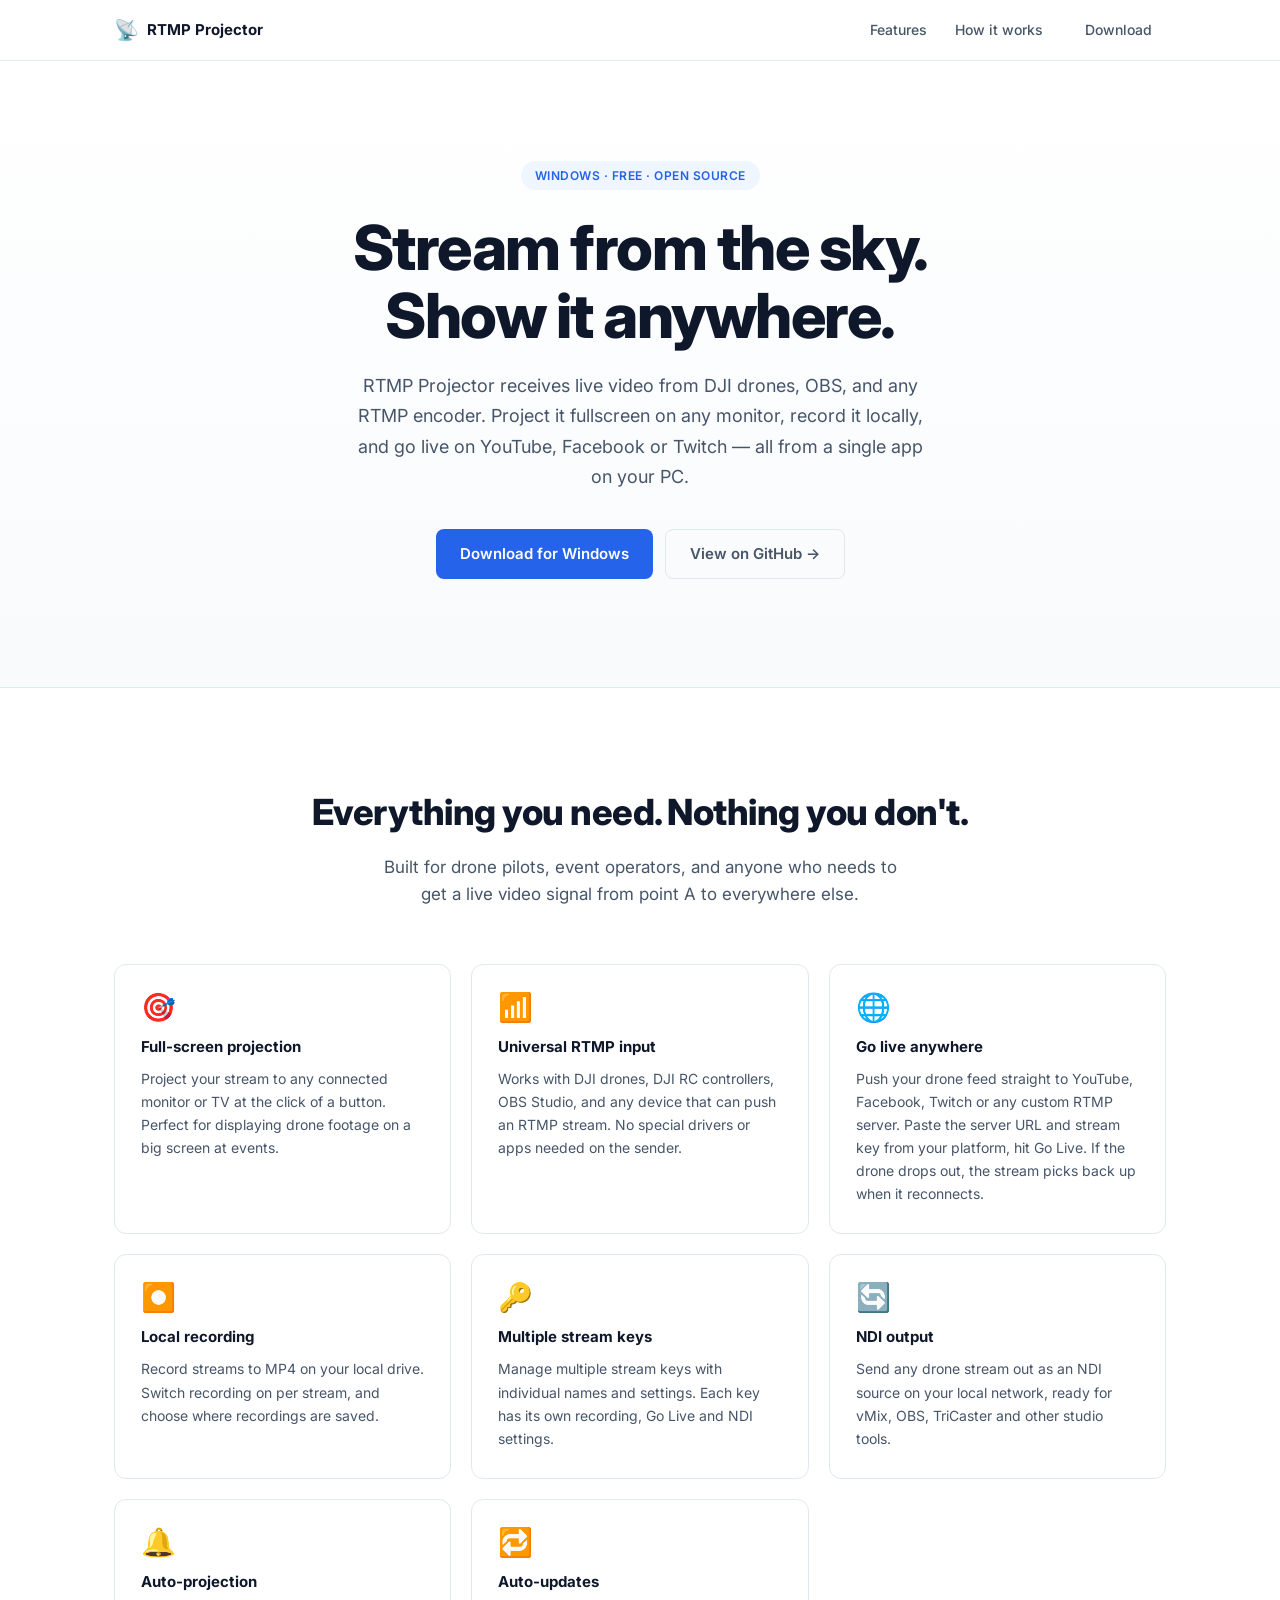
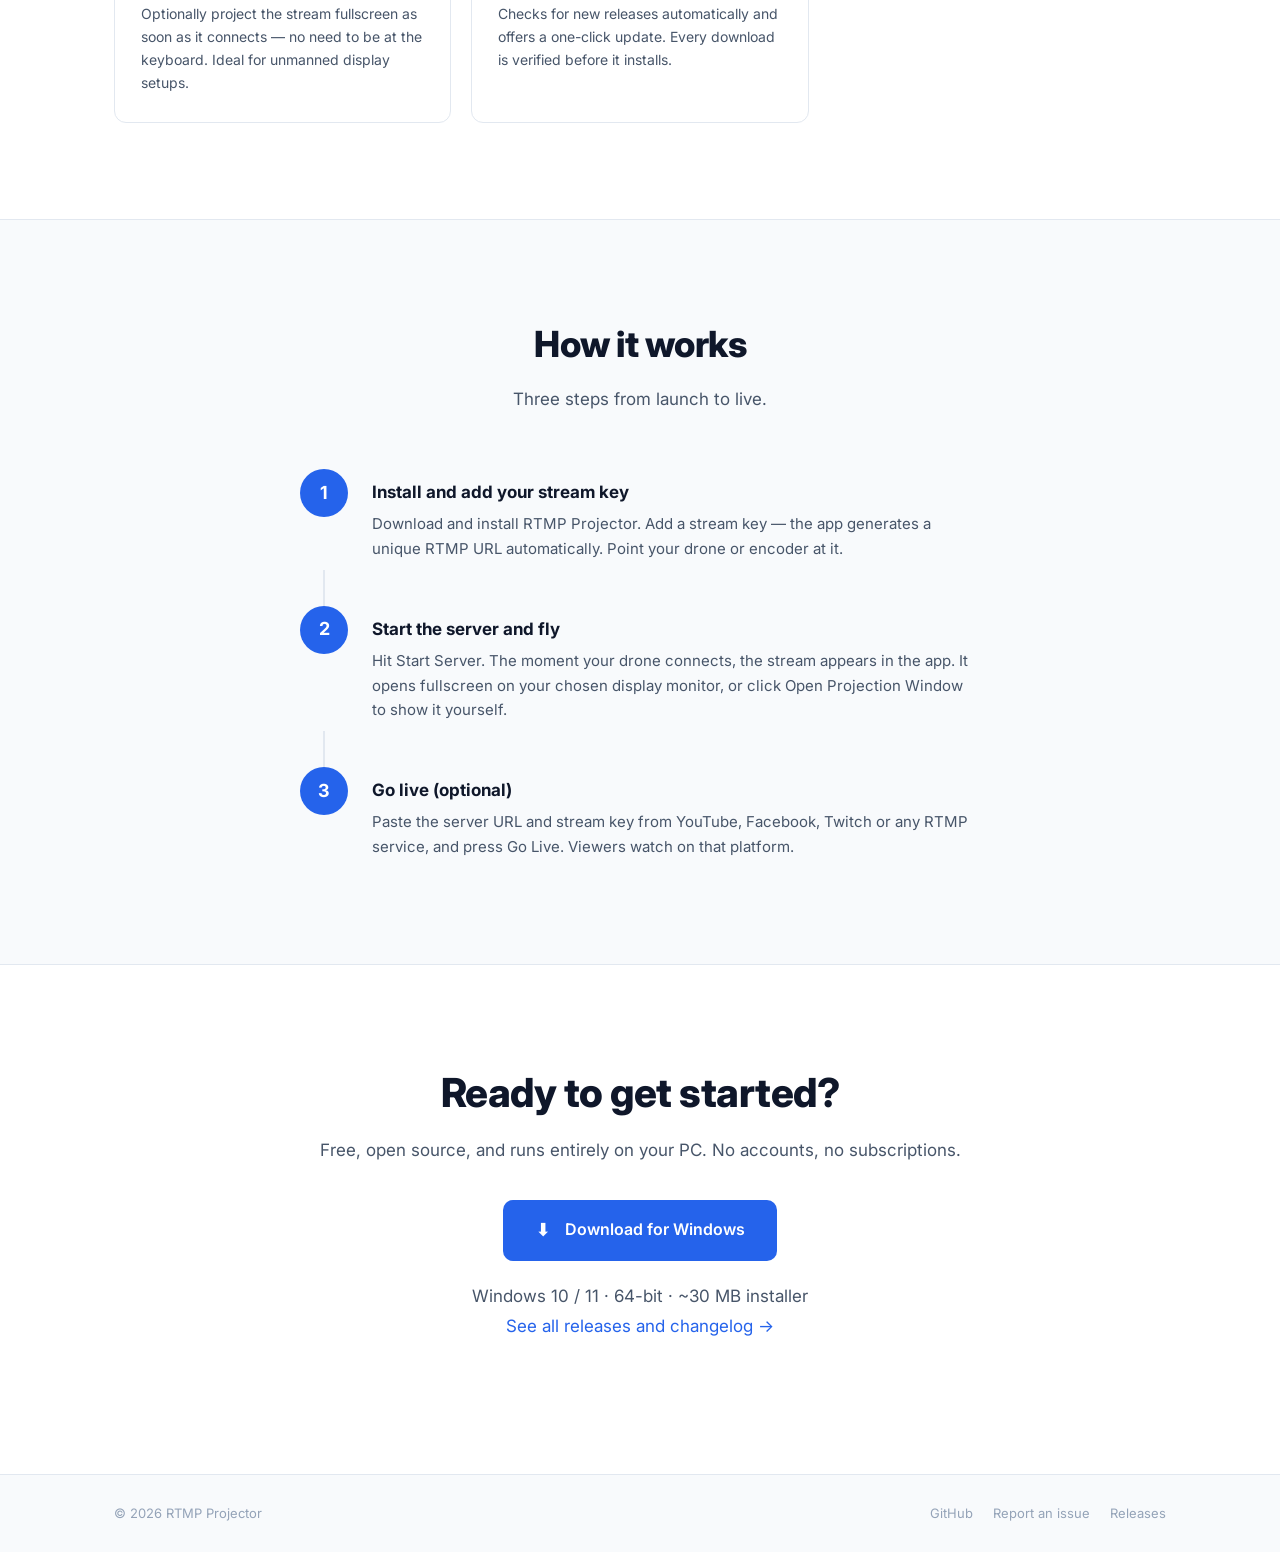
<file: index.html>
<!DOCTYPE html>
<html lang="en">
<head>
  <meta charset="UTF-8">
  <meta name="viewport" content="width=device-width, initial-scale=1.0">
  <meta name="description" content="RTMP Projector — receive drone and camera streams on your PC, project them to any monitor, record locally, and go live on YouTube, Facebook or Twitch.">
  <title>RTMP Projector</title>
  <link rel="preconnect" href="https://fonts.googleapis.com">
  <link rel="preconnect" href="https://fonts.gstatic.com" crossorigin>
  <link href="https://fonts.googleapis.com/css2?family=Inter:wght@400;500;600;700;800&display=swap" rel="stylesheet">
  <link rel="stylesheet" href="style.css">
</head>
<body>

  <!-- Nav -->
  <header class="nav">
    <div class="container nav-inner">
      <a href="#" class="logo">
        <span class="logo-icon">📡</span>
        <span class="logo-text">RTMP Projector</span>
      </a>
      <nav class="nav-links">
        <a href="#features">Features</a>
        <a href="#how-it-works">How it works</a>
        <a href="#download" class="btn btn-sm">Download</a>
      </nav>
    </div>
  </header>

  <!-- Hero -->
  <section class="hero">
    <div class="container hero-inner">
      <div class="badge">Windows · Free · Open Source</div>
      <h1>Stream from the sky.<br>Show it anywhere.</h1>
      <p class="hero-sub">RTMP Projector receives live video from DJI drones, OBS, and any RTMP encoder. Project it fullscreen on any monitor, record it locally, and go live on YouTube, Facebook or Twitch — all from a single app on your PC.</p>
      <div class="hero-actions">
        <a href="#download" class="btn btn-primary btn-lg" id="hero-download-btn">
          Download for Windows
        </a>
        <a href="https://github.com/bobchomp/rtmp" target="_blank" rel="noopener" class="btn btn-ghost btn-lg">
          View on GitHub →
        </a>
      </div>
      <p class="hero-note" id="hero-version">Fetching latest version…</p>
    </div>
  </section>

  <!-- Features -->
  <section class="features" id="features">
    <div class="container">
      <h2 class="section-title">Everything you need. Nothing you don't.</h2>
      <p class="section-sub">Built for drone pilots, event operators, and anyone who needs to get a live video signal from point A to everywhere else.</p>

      <div class="feature-grid">

        <div class="feature-card">
          <div class="feature-icon">🎯</div>
          <h3>Full-screen projection</h3>
          <p>Project your stream to any connected monitor or TV at the click of a button. Perfect for displaying drone footage on a big screen at events.</p>
        </div>

        <div class="feature-card">
          <div class="feature-icon">📶</div>
          <h3>Universal RTMP input</h3>
          <p>Works with DJI drones, DJI RC controllers, OBS Studio, and any device that can push an RTMP stream. No special drivers or apps needed on the sender.</p>
        </div>

        <div class="feature-card">
          <div class="feature-icon">🌐</div>
          <h3>Go live anywhere</h3>
          <p>Push your drone feed straight to YouTube, Facebook, Twitch or any custom RTMP server. Paste the server URL and stream key from your platform, hit Go Live. If the drone drops out, the stream picks back up when it reconnects.</p>
        </div>

        <div class="feature-card">
          <div class="feature-icon">⏺️</div>
          <h3>Local recording</h3>
          <p>Record streams to MP4 on your local drive. Switch recording on per stream, and choose where recordings are saved.</p>
        </div>

        <div class="feature-card">
          <div class="feature-icon">🔑</div>
          <h3>Multiple stream keys</h3>
          <p>Manage multiple stream keys with individual names and settings. Each key has its own recording, Go Live and NDI settings.</p>
        </div>

        <div class="feature-card">
          <div class="feature-icon">🔄</div>
          <h3>NDI output</h3>
          <p>Send any drone stream out as an NDI source on your local network, ready for vMix, OBS, TriCaster and other studio tools.</p>
        </div>

        <div class="feature-card">
          <div class="feature-icon">🔔</div>
          <h3>Auto-projection</h3>
          <p>Optionally project the stream fullscreen as soon as it connects — no need to be at the keyboard. Ideal for unmanned display setups.</p>
        </div>

        <div class="feature-card">
          <div class="feature-icon">🔁</div>
          <h3>Auto-updates</h3>
          <p>Checks for new releases automatically and offers a one-click update. Every download is verified before it installs.</p>
        </div>

      </div>
    </div>
  </section>

  <!-- How it works -->
  <section class="how" id="how-it-works">
    <div class="container">
      <h2 class="section-title">How it works</h2>
      <p class="section-sub">Three steps from launch to live.</p>

      <div class="steps">
        <div class="step">
          <div class="step-number">1</div>
          <div class="step-body">
            <h3>Install and add your stream key</h3>
            <p>Download and install RTMP Projector. Add a stream key — the app generates a unique RTMP URL automatically. Point your drone or encoder at it.</p>
          </div>
        </div>
        <div class="step-connector"></div>
        <div class="step">
          <div class="step-number">2</div>
          <div class="step-body">
            <h3>Start the server and fly</h3>
            <p>Hit Start Server. The moment your drone connects, the stream appears in the app. It opens fullscreen on your chosen display monitor, or click Open Projection Window to show it yourself.</p>
          </div>
        </div>
        <div class="step-connector"></div>
        <div class="step">
          <div class="step-number">3</div>
          <div class="step-body">
            <h3>Go live (optional)</h3>
            <p>Paste the server URL and stream key from YouTube, Facebook, Twitch or any RTMP service, and press Go Live. Viewers watch on that platform.</p>
          </div>
        </div>
      </div>
    </div>
  </section>

  <!-- Download -->
  <section class="download-section" id="download">
    <div class="container download-inner">
      <h2>Ready to get started?</h2>
      <p>Free, open source, and runs entirely on your PC. No accounts, no subscriptions.</p>
      <a href="#" class="btn btn-primary btn-xl" id="download-btn">
        <span class="btn-icon">⬇</span>
        <span>
          <span id="dl-label">Download for Windows</span>
          <small id="dl-version"></small>
        </span>
      </a>
      <p class="download-note">Windows 10 / 11 · 64-bit · ~30 MB installer<br>
        <a href="https://github.com/bobchomp/rtmp/releases" target="_blank" rel="noopener">See all releases and changelog →</a>
      </p>
    </div>
  </section>

  <!-- Footer -->
  <footer class="footer">
    <div class="container footer-inner">
      <span>© 2026 RTMP Projector</span>
      <div class="footer-links">
        <a href="https://github.com/bobchomp/rtmp" target="_blank" rel="noopener">GitHub</a>
        <a href="https://github.com/bobchomp/rtmp/issues" target="_blank" rel="noopener">Report an issue</a>
        <a href="https://github.com/bobchomp/rtmp/releases" target="_blank" rel="noopener">Releases</a>
      </div>
    </div>
  </footer>

  <script src="app.js"></script>
</body>
</html>
</file>
<file: style.css>
*, *::before, *::after { margin: 0; padding: 0; box-sizing: border-box; }

:root {
  --text-primary:   #0f172a;
  --text-secondary: #475569;
  --text-muted:     #94a3b8;
  --bg:             #ffffff;
  --bg-soft:        #f8fafc;
  --bg-card:        #ffffff;
  --border:         #e2e8f0;
  --accent:         #2563eb;
  --accent-dark:    #1d4ed8;
  --accent-light:   #eff6ff;
  --radius:         12px;
  --shadow-sm:      0 1px 3px rgba(0,0,0,.08), 0 1px 2px rgba(0,0,0,.05);
  --shadow-md:      0 4px 16px rgba(0,0,0,.08), 0 2px 4px rgba(0,0,0,.04);
}

html { scroll-behavior: smooth; }

body {
  font-family: 'Inter', system-ui, -apple-system, sans-serif;
  font-size: 16px;
  line-height: 1.6;
  color: var(--text-primary);
  background: var(--bg);
  -webkit-font-smoothing: antialiased;
}

/* ── Layout ────────────────────────────────────────────────────────────────── */

.container {
  max-width: 1100px;
  margin: 0 auto;
  padding: 0 24px;
}

/* ── Nav ───────────────────────────────────────────────────────────────────── */

.nav {
  position: sticky;
  top: 0;
  z-index: 100;
  background: rgba(255,255,255,0.9);
  backdrop-filter: blur(12px);
  border-bottom: 1px solid var(--border);
}

.nav-inner {
  display: flex;
  align-items: center;
  justify-content: space-between;
  height: 60px;
}

.logo {
  display: flex;
  align-items: center;
  gap: 8px;
  text-decoration: none;
  color: var(--text-primary);
  font-weight: 700;
  font-size: 15px;
}

.logo-icon { font-size: 20px; }

.nav-links {
  display: flex;
  align-items: center;
  gap: 28px;
}

.nav-links a {
  text-decoration: none;
  color: var(--text-secondary);
  font-size: 14px;
  font-weight: 500;
  transition: color .15s;
}

.nav-links a:hover { color: var(--text-primary); }

/* ── Buttons ───────────────────────────────────────────────────────────────── */

.btn {
  display: inline-flex;
  align-items: center;
  justify-content: center;
  gap: 8px;
  text-decoration: none;
  font-family: inherit;
  font-weight: 600;
  border-radius: 8px;
  cursor: pointer;
  border: none;
  transition: all .15s;
  white-space: nowrap;
}

.btn-sm  { font-size: 13px; padding: 6px 14px; }
.btn-lg  { font-size: 15px; padding: 12px 24px; }
.btn-xl  { font-size: 16px; padding: 16px 32px; border-radius: 10px; }

.btn-primary {
  background: var(--accent);
  color: #fff;
}
.btn-primary:hover { background: var(--accent-dark); transform: translateY(-1px); box-shadow: 0 4px 12px rgba(37,99,235,.3); }
.btn-primary:active { transform: translateY(0); }

.btn-ghost {
  background: transparent;
  color: var(--text-secondary);
  border: 1px solid var(--border);
}
.btn-ghost:hover { background: var(--bg-soft); color: var(--text-primary); }

.btn-icon { font-size: 18px; }

/* ── Hero ──────────────────────────────────────────────────────────────────── */

.hero {
  padding: 100px 0 88px;
  text-align: center;
  background: linear-gradient(180deg, var(--bg) 0%, var(--bg-soft) 100%);
  border-bottom: 1px solid var(--border);
}

.badge {
  display: inline-block;
  background: var(--accent-light);
  color: var(--accent);
  font-size: 12px;
  font-weight: 600;
  letter-spacing: .5px;
  text-transform: uppercase;
  padding: 5px 14px;
  border-radius: 999px;
  margin-bottom: 24px;
}

.hero h1 {
  font-size: clamp(36px, 6vw, 62px);
  font-weight: 800;
  line-height: 1.1;
  letter-spacing: -1.5px;
  color: var(--text-primary);
  margin-bottom: 20px;
}

.hero-sub {
  font-size: 18px;
  color: var(--text-secondary);
  max-width: 580px;
  margin: 0 auto 36px;
  line-height: 1.7;
}

.hero-actions {
  display: flex;
  gap: 12px;
  justify-content: center;
  flex-wrap: wrap;
  margin-bottom: 20px;
}

.hero-note {
  font-size: 13px;
  color: var(--text-muted);
}

/* ── Features ──────────────────────────────────────────────────────────────── */

.features {
  padding: 96px 0;
}

.section-title {
  font-size: clamp(26px, 4vw, 36px);
  font-weight: 800;
  letter-spacing: -.5px;
  text-align: center;
  margin-bottom: 12px;
}

.section-sub {
  font-size: 17px;
  color: var(--text-secondary);
  text-align: center;
  max-width: 520px;
  margin: 0 auto 56px;
}

.feature-grid {
  display: grid;
  grid-template-columns: repeat(auto-fill, minmax(280px, 1fr));
  gap: 20px;
}

.feature-card {
  background: var(--bg-card);
  border: 1px solid var(--border);
  border-radius: var(--radius);
  padding: 28px 26px;
  transition: box-shadow .2s, transform .2s;
}

.feature-card:hover {
  box-shadow: var(--shadow-md);
  transform: translateY(-2px);
}

.feature-icon {
  font-size: 28px;
  margin-bottom: 14px;
  line-height: 1;
}

.feature-card h3 {
  font-size: 15px;
  font-weight: 700;
  margin-bottom: 8px;
  color: var(--text-primary);
}

.feature-card p {
  font-size: 14px;
  color: var(--text-secondary);
  line-height: 1.65;
}

/* ── How it works ──────────────────────────────────────────────────────────── */

.how {
  padding: 96px 0;
  background: var(--bg-soft);
  border-top: 1px solid var(--border);
  border-bottom: 1px solid var(--border);
}

.steps {
  display: flex;
  flex-direction: column;
  gap: 0;
  max-width: 680px;
  margin: 0 auto;
}

.step {
  display: flex;
  gap: 24px;
  align-items: flex-start;
}

.step-connector {
  width: 2px;
  height: 36px;
  background: var(--border);
  margin-left: 23px;
}

.step-number {
  flex-shrink: 0;
  width: 48px;
  height: 48px;
  background: var(--accent);
  color: #fff;
  border-radius: 50%;
  display: flex;
  align-items: center;
  justify-content: center;
  font-size: 18px;
  font-weight: 700;
}

.step-body {
  padding-top: 10px;
  padding-bottom: 8px;
}

.step-body h3 {
  font-size: 17px;
  font-weight: 700;
  margin-bottom: 6px;
}

.step-body p {
  font-size: 15px;
  color: var(--text-secondary);
  line-height: 1.65;
}

/* ── Download ──────────────────────────────────────────────────────────────── */

.download-section {
  padding: 96px 0;
  text-align: center;
}

.download-inner h2 {
  font-size: clamp(28px, 4vw, 40px);
  font-weight: 800;
  letter-spacing: -.5px;
  margin-bottom: 12px;
}

.download-inner > p {
  font-size: 17px;
  color: var(--text-secondary);
  margin-bottom: 36px;
}

#download-btn {
  display: inline-flex;
  flex-direction: row;
  align-items: center;
  gap: 14px;
  margin-bottom: 20px;
}

#download-btn span {
  display: flex;
  flex-direction: column;
  align-items: flex-start;
  gap: 2px;
}

#download-btn small {
  font-size: 12px;
  font-weight: 400;
  opacity: .8;
}

.download-note {
  font-size: 13px;
  color: var(--text-muted);
  line-height: 1.8;
}

.download-note a {
  color: var(--accent);
  text-decoration: none;
}

.download-note a:hover { text-decoration: underline; }

/* ── Footer ────────────────────────────────────────────────────────────────── */

.footer {
  padding: 28px 0;
  border-top: 1px solid var(--border);
  background: var(--bg-soft);
}

.footer-inner {
  display: flex;
  align-items: center;
  justify-content: space-between;
  flex-wrap: wrap;
  gap: 12px;
  font-size: 13px;
  color: var(--text-muted);
}

.footer-links {
  display: flex;
  gap: 20px;
}

.footer-links a {
  color: var(--text-muted);
  text-decoration: none;
  transition: color .15s;
}

.footer-links a:hover { color: var(--text-primary); }

/* ── Responsive ────────────────────────────────────────────────────────────── */

@media (max-width: 640px) {
  .nav-links a:not(.btn) { display: none; }
  .hero { padding: 64px 0 56px; }
  .features, .how, .download-section { padding: 64px 0; }
  .feature-grid { grid-template-columns: 1fr; }
}
</file>
